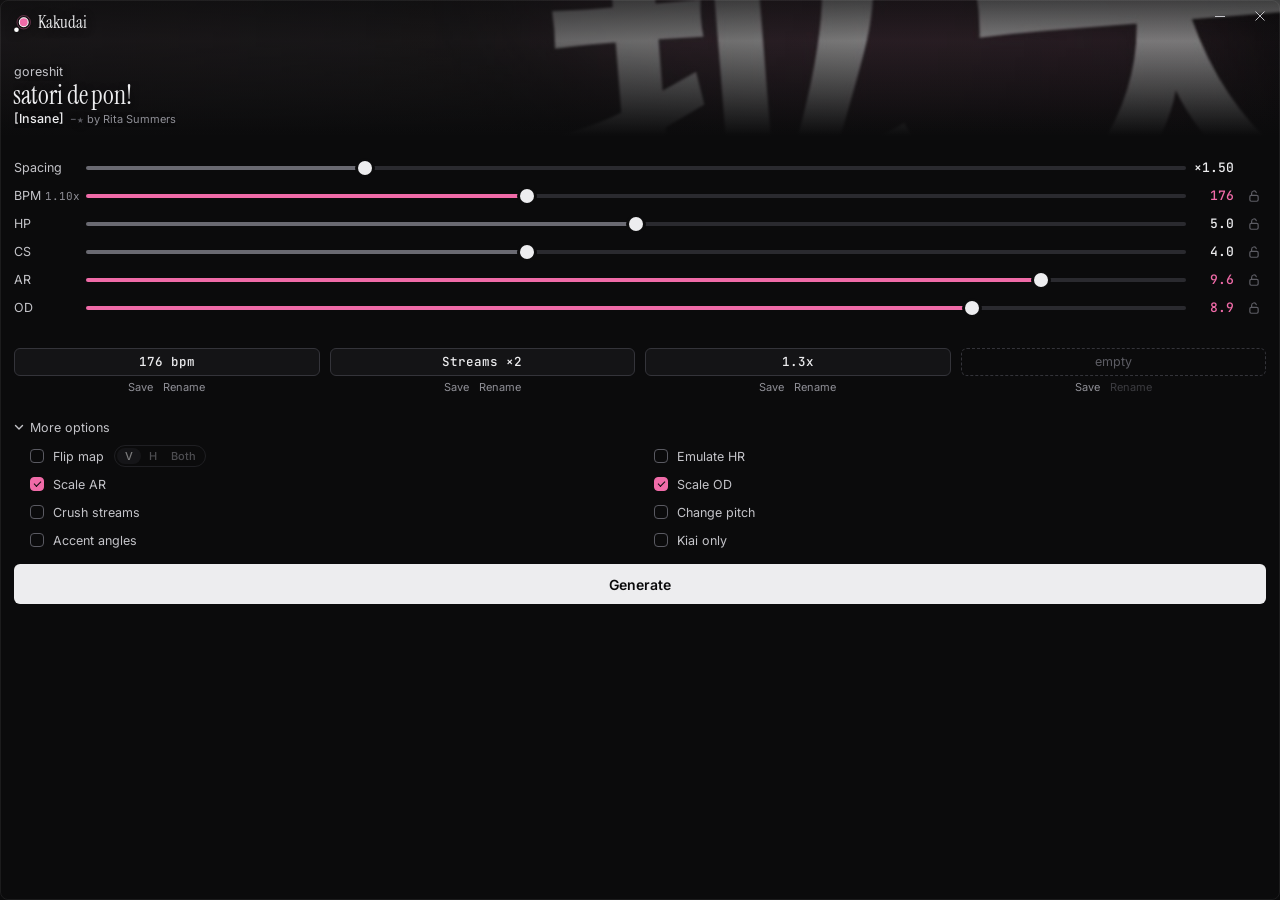
<file: src/Kakudai.App/wwwroot/index.html>
<!doctype html>
<html lang="en">
<head>
  <meta charset="utf-8">
  <meta name="viewport" content="width=device-width, initial-scale=1">
  <meta http-equiv="Content-Security-Policy" content="default-src 'none'; script-src 'self' kakudai:; style-src 'self' kakudai:; font-src 'self' kakudai:; img-src 'self' https://kakudai.local https://kakudai-bg.local kakudai: http://bg data:; connect-src 'none'; base-uri 'none'; form-action 'none'">
  <meta name="color-scheme" content="dark">
  <meta name="theme-color" content="#0b0b0c">
  <title>Kakudai</title>
  <link rel="preload" href="fonts/instrument-serif-latin-400-normal.woff2" as="font" type="font/woff2" crossorigin>
  <link rel="preload" href="fonts/inter-latin-wght-normal.woff2" as="font" type="font/woff2" crossorigin>
  <link rel="stylesheet" href="style.css">
</head>
<body>
<div class="app" id="app">
  <!-- Bannière : fond de la map, glisser = déplacer la fenêtre. -->
  <header class="banner" id="banner">
    <div class="art" id="art" data-art="none" aria-hidden="true">
      <img class="art__img" alt="" decoding="async">
      <img class="art__img" alt="" decoding="async">
      <svg class="art__rings" viewBox="0 0 300 300" focusable="false">
        <circle cx="150" cy="150" r="52" />
        <circle cx="150" cy="150" r="96" />
        <circle cx="150" cy="150" r="140" />
      </svg>
      <div class="art__shade"></div>
    </div>

    <div class="topbar">
      <p class="brand" id="status" data-state="waiting">
        <!-- Logo (docs/logo/logo.svg without its tile). -->
        <svg class="brand__mark" viewBox="46 18 192 192" width="17" height="17" aria-hidden="true" focusable="false">
          <circle class="brand__ring" cx="156" cy="100" r="76" />
          <circle class="brand__note" cx="74" cy="184" r="26" />
          <circle class="brand__circle" cx="156" cy="100" r="50" />
        </svg>
        <span class="brand__name">Kakudai</span>
        <span class="visually-hidden" id="status-text">waiting for the game</span>
      </p>
      <div class="winbtns">
        <button class="winbtn" id="win-min" type="button" title="Minimize" aria-label="Minimize">
          <svg viewBox="0 0 10 10" width="10" height="10" aria-hidden="true" focusable="false" shape-rendering="crispEdges">
            <rect class="winbtn__fill" x="0" y="4.5" width="10" height="1" />
          </svg>
        </button>
        <button class="winbtn winbtn--close" id="win-close" type="button" title="Close" aria-label="Close">
          <svg viewBox="0 0 10 10" width="10" height="10" aria-hidden="true" focusable="false">
            <path d="M0.5 0.5l9 9M9.5 0.5l-9 9" />
          </svg>
        </button>
      </div>
    </div>

    <div class="info">
      <p class="notice" id="notice" hidden></p>
      <p class="artist" id="artist"></p>
      <h1 class="title" id="title">Pick a map in the game</h1>
      <!-- Star rating de la diff que les réglages actuels généreraient ; celui de la map au survol. -->
      <p class="diff" id="diff" hidden><span class="diff__name" id="diff-name"></span><span class="stars mono" id="stars"><span aria-hidden="true"><span id="stars-value">–</span>★</span><span class="visually-hidden" id="stars-text">Star rating unknown</span></span><span class="diff__by"> by <span id="mapper"></span></span></p>
    </div>
  </header>

  <main class="panel">
    <!-- Mise à jour : une release plus récente sur GitHub (vérifiée par le C# au lancement). -->
    <div class="update" id="update" role="status" hidden>
      <p class="update__text"><span id="update-text"></span> — <button class="update__link" id="update-download" type="button">Download</button></p>
      <button class="update__close" id="update-close" type="button" title="Dismiss" aria-label="Dismiss">
        <svg viewBox="0 0 10 10" width="8" height="8" aria-hidden="true" focusable="false">
          <path d="M0.5 0.5l9 9M9.5 0.5l-9 9" />
        </svg>
      </button>
    </div>

    <section class="rows" aria-label="Settings">
      <div class="row" id="row-factor">
        <label class="row__label" for="factor">Spacing</label>
        <input class="range" id="factor" type="range" min="1" max="3" step="0.05" value="1.5">
        <output class="val mono" id="factor-val" for="factor">×1.50</output>
      </div>

      <!-- Ligne BPM : la barre règle le rate ; le rate en petit à côté du mot « BPM », valeur = BPM final (éditable). -->
      <div class="row" id="row-rate">
        <span class="row__label row__label--bpm">
          <label for="bpm-field">BPM</label>
          <span class="field field--rate" id="rate-wrap">
            <input class="field__input mono" id="rate-field" type="text" inputmode="decimal" autocomplete="off" spellcheck="false" aria-label="Rate">
            <span class="field__unit">x</span>
          </span>
        </span>
        <input class="range" id="rate" type="range" min="0.5" max="2" step="0.01" value="1" aria-label="Rate">
        <span class="val val--bpm">
          <span class="field field--bpm" id="bpm-wrap">
            <input class="field__input mono" id="bpm-field" type="text" inputmode="decimal" autocomplete="off" spellcheck="false">
          </span>
        </span>
        <button class="lock" type="button" data-lock="bpm" aria-pressed="false" aria-label="Lock the BPM"></button>
      </div>

      <div class="row" data-stat="hp">
        <label class="row__label" for="hp">HP</label>
        <input class="range" id="hp" type="range" min="0" max="10" step="0.1" value="5">
        <output class="val mono" for="hp"></output>
        <button class="lock" type="button" data-lock="hp" aria-pressed="false" aria-label="Lock HP"></button>
      </div>
      <div class="row" data-stat="cs">
        <label class="row__label" for="cs">CS</label>
        <input class="range" id="cs" type="range" min="0" max="10" step="0.1" value="5">
        <output class="val mono" for="cs"></output>
        <button class="lock" type="button" data-lock="cs" aria-pressed="false" aria-label="Lock CS"></button>
      </div>
      <div class="row" data-stat="ar">
        <label class="row__label" for="ar">AR</label>
        <input class="range" id="ar" type="range" min="0" max="11" step="0.1" value="5">
        <output class="val mono" for="ar"></output>
        <button class="lock" type="button" data-lock="ar" aria-pressed="false" aria-label="Lock AR"></button>
      </div>
      <div class="row" data-stat="od">
        <label class="row__label" for="od">OD</label>
        <input class="range" id="od" type="range" min="0" max="11" step="0.1" value="5">
        <output class="val mono" for="od"></output>
        <button class="lock" type="button" data-lock="od" aria-pressed="false" aria-label="Lock OD"></button>
      </div>
    </section>

    <div class="profiles" id="profiles" role="group" aria-label="Profiles"></div>

    <!-- « More options » : panneau repliable juste au-dessus de Generate, état retenu d'un lancement à l'autre. -->
    <button class="more" id="more" type="button" aria-expanded="false" aria-controls="options">
      <svg class="more__chevron" viewBox="0 0 10 10" width="10" height="10" aria-hidden="true" focusable="false">
        <path d="M3.5 1.5 7 5l-3.5 3.5" />
      </svg>
      More options
    </button>
    <div class="options" id="options" hidden>
      <div class="check check--flip">
        <label class="check__label"><input type="checkbox" data-toggle="flipMap"><span>Flip map</span></label>
        <div class="segmented" id="flip-mode" role="radiogroup" aria-label="Flip direction">
          <button class="segmented__opt" type="button" role="radio" data-flip="vertical" aria-checked="true" title="Vertical: top ↔ bottom">V</button>
          <button class="segmented__opt" type="button" role="radio" data-flip="horizontal" aria-checked="false" title="Horizontal: left ↔ right">H</button>
          <button class="segmented__opt" type="button" role="radio" data-flip="both" aria-checked="false" title="Both directions">Both</button>
        </div>
      </div>
      <label class="check"><input type="checkbox" data-toggle="emulateHr"><span>Emulate HR</span></label>
      <label class="check"><input type="checkbox" data-toggle="scaleAr"><span>Scale AR</span></label>
      <label class="check"><input type="checkbox" data-toggle="scaleOd"><span>Scale OD</span></label>
      <label class="check"><input type="checkbox" data-toggle="crushStreams"><span>Crush streams</span></label>
      <label class="check"><input type="checkbox" data-toggle="changePitch"><span>Change pitch</span></label>
      <label class="check"><input type="checkbox" data-toggle="accentAngles"><span>Accent angles</span></label>
      <label class="check"><input type="checkbox" data-toggle="kiaiOnly"><span>Kiai only</span></label>
    </div>

    <button class="generate" id="generate" type="button" disabled>
      <svg class="generate__spin" viewBox="0 0 16 16" width="15" height="15" aria-hidden="true" focusable="false">
        <circle cx="8" cy="8" r="6" fill="none" stroke="currentColor" stroke-width="1.6" opacity=".25" />
        <path d="M14 8a6 6 0 0 0-6-6" fill="none" stroke="currentColor" stroke-width="1.6" stroke-linecap="round" />
      </svg>
      <span id="generate-text">Generate</span>
    </button>
    <p class="message" id="message" aria-live="polite"><span id="message-text"></span></p>
  </main>
</div>

<template id="lock-icon">
  <svg viewBox="0 0 16 16" width="14" height="14" aria-hidden="true" focusable="false">
    <path class="lock__open" d="M5.25 7.25V5a2.75 2.75 0 0 1 5.35-.9" />
    <path class="lock__closed" d="M5.25 7.25V5a2.75 2.75 0 0 1 5.5 0v2.25" />
    <rect x="3.25" y="7.25" width="9.5" height="6.75" rx="1.6" />
  </svg>
</template>

<template id="profile-template">
  <div class="profile">
    <button class="profile__load mono" type="button"></button>
    <input class="profile__rename" type="text" maxlength="24" autocomplete="off" spellcheck="false" hidden>
    <div class="profile__actions">
      <button class="link" type="button" data-act="save">Save</button>
      <button class="link" type="button" data-act="rename">Rename</button>
    </div>
  </div>
</template>

<script src="app.js"></script>
</body>
</html>
</file>
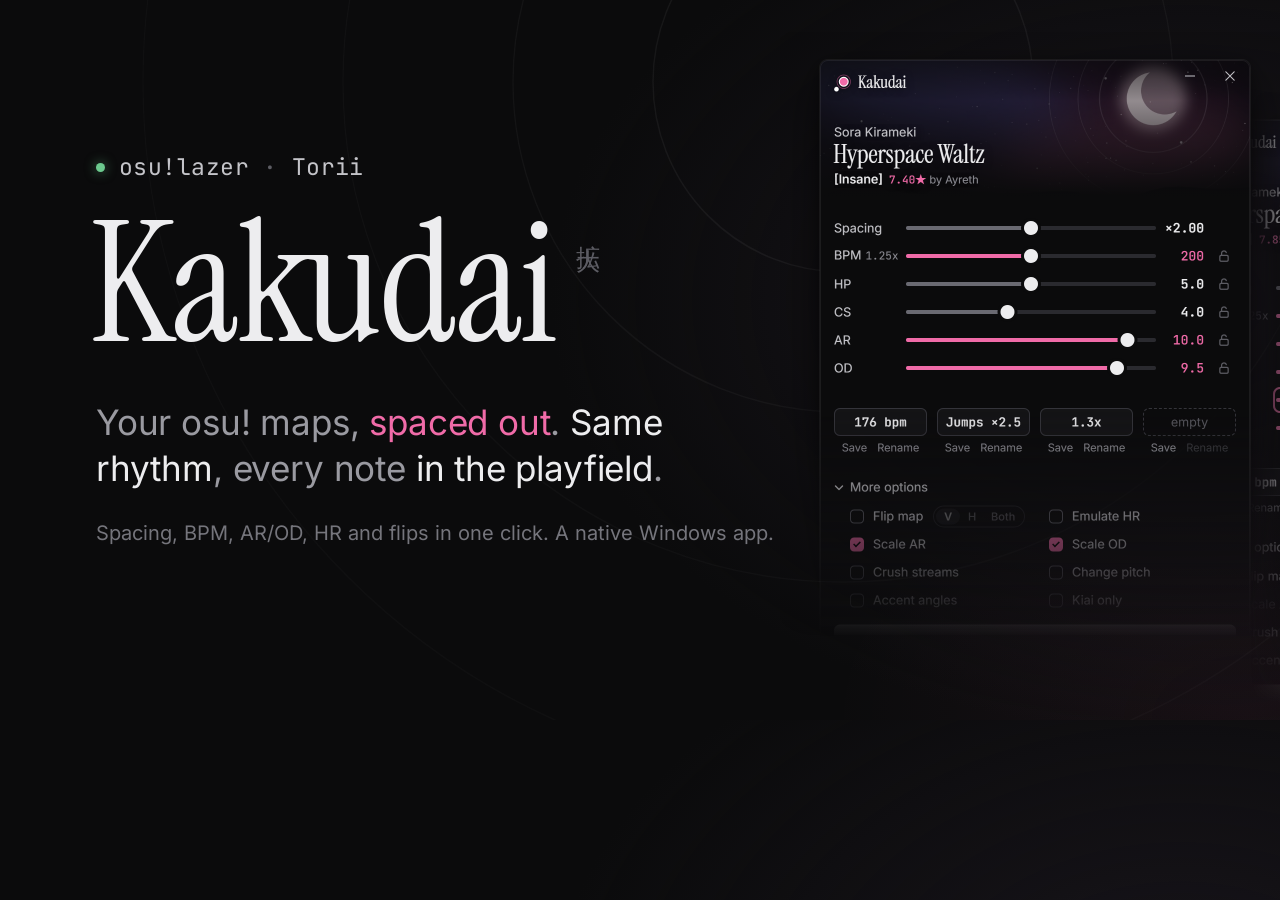
<file: docs/banner/banner.html>
<!doctype html>
<html lang="en">
<head>
<meta charset="utf-8">
<title>Kakudai banner</title>
<!-- Source of docs/banner.png (1600 x 720). Regenerate with docs/banner/render.ps1 (headless Edge, nothing downloaded). The window images are
     docs/window.png and docs/options.png (2x screenshots of the app page, 430 px window + 40/28 px margins). -->
<style>
  @font-face { font-family: "Instrument Serif"; src: url("../../src/Kakudai.App/wwwroot/fonts/instrument-serif-latin-400-normal.woff2") format("woff2"); }
  @font-face { font-family: "Inter"; src: url("../../src/Kakudai.App/wwwroot/fonts/inter-latin-wght-normal.woff2") format("woff2"); font-weight: 100 900; }
  @font-face { font-family: "JetBrains Mono"; src: url("../../src/Kakudai.App/wwwroot/fonts/jetbrains-mono-latin-400-normal.woff2") format("woff2"); }

  :root {
    --bg: #0b0b0c;
    --ink: #ededef;
    --muted: #8f8f96;
    --dim: #9a9aa1;
    --accent: #f06ba8;
    --ok: #6cc98e;
  }
  * { box-sizing: border-box; }
  html, body { margin: 0; }
  body {
    width: 1600px; height: 720px; overflow: hidden; position: relative;
    background:
      radial-gradient(900px 620px at 1180px 300px, #17141a 0%, transparent 70%),
      radial-gradient(600px 400px at 1250px 720px, rgb(240 107 168 / 0.06) 0%, transparent 70%),
      var(--bg);
    color: var(--ink);
    font-family: "Inter", system-ui, sans-serif;
    -webkit-font-smoothing: antialiased;
  }

  /* Approach rings opening out from the logo in the front window's title bar, barely visible. */
  .rings { position: absolute; left: 0; top: 0; width: 1600px; height: 720px; pointer-events: none; }
  .rings circle { fill: none; stroke: #fff; }

  .text { position: absolute; left: 96px; top: 152px; width: 680px; }
  .clients {
    display: flex; align-items: center; gap: 14px; margin: 0;
    font-family: "JetBrains Mono", monospace; font-size: 23px; letter-spacing: 0.02em; color: #c4c4c9;
  }
  .clients .dot { width: 9px; height: 9px; border-radius: 50%; background: var(--ok); box-shadow: 0 0 12px rgb(108 201 142 / 0.6); }
  .clients .sep { color: #5c5c63; }

  h1 {
    position: relative; display: inline-block;
    margin: 30px 0 0 -6px;
    font-family: "Instrument Serif", serif; font-weight: 400;
    font-size: 168px; line-height: 0.86; letter-spacing: -0.01em;
  }
  .kanji {
    position: absolute; left: calc(100% + 22px); top: 14px;
    writing-mode: vertical-rl; letter-spacing: 0.18em;
    font-family: "Yu Mincho", "YuMincho", "MS Mincho", serif; font-size: 24px; color: #5c5c63;
  }

  .tagline { margin: 44px 0 0; font-size: 35px; line-height: 1.3; color: #9a9aa1; letter-spacing: -0.005em; }
  .tagline b { font-weight: 400; color: var(--ink); }
  .tagline .hl { color: var(--accent); }
  .sub { margin: 30px 0 0; font-size: 20px; color: #75757c; white-space: nowrap; }

  /* Windows on the right, fading out like the screenshots of the MapMatcher banner. */
  .shot { position: absolute; }
  .shot img { display: block; width: 510px; height: 720px; }
  .front { left: 780px; top: 32px; z-index: 2;
    -webkit-mask-image: linear-gradient(180deg, #000 0%, #000 52%, transparent 84%); }
  .back { left: 1150px; top: 92px; z-index: 1; opacity: 0.5; filter: saturate(0.85);
    -webkit-mask-image:
      linear-gradient(180deg, #000 0%, #000 50%, transparent 85%),
      linear-gradient(90deg, transparent 0px, transparent 100px, #000 128px, #000 45%, transparent 88%);
    -webkit-mask-composite: source-in; }   /* hidden where the front window covers it, even where that one fades */
</style>
</head>
<body>
  <svg class="rings" viewBox="0 0 1600 720" aria-hidden="true">
    <circle cx="843" cy="82" r="190" stroke-opacity="0.05" stroke-width="1.5" />
    <circle cx="843" cy="82" r="330" stroke-opacity="0.035" stroke-width="1.5" />
    <circle cx="843" cy="82" r="500" stroke-opacity="0.025" stroke-width="1.5" />
    <circle cx="843" cy="82" r="700" stroke-opacity="0.018" stroke-width="1.5" />
  </svg>

  <div class="text">
    <p class="clients"><span class="dot"></span>osu!lazer <span class="sep">·</span> Torii</p>
    <h1>Kakudai<span class="kanji">拡大</span></h1>
    <p class="tagline">Your osu! maps, <b class="hl">spaced out</b>. <b>Same rhythm</b>, every note <b>in the playfield</b>.</p>
    <p class="sub">Spacing, BPM, AR/OD, HR and flips in one click. A native Windows app.</p>
  </div>

  <div class="shot back"><img src="../options.png" alt=""></div>
  <div class="shot front"><img src="../window.png" alt=""></div>
</body>
</html>
</file>
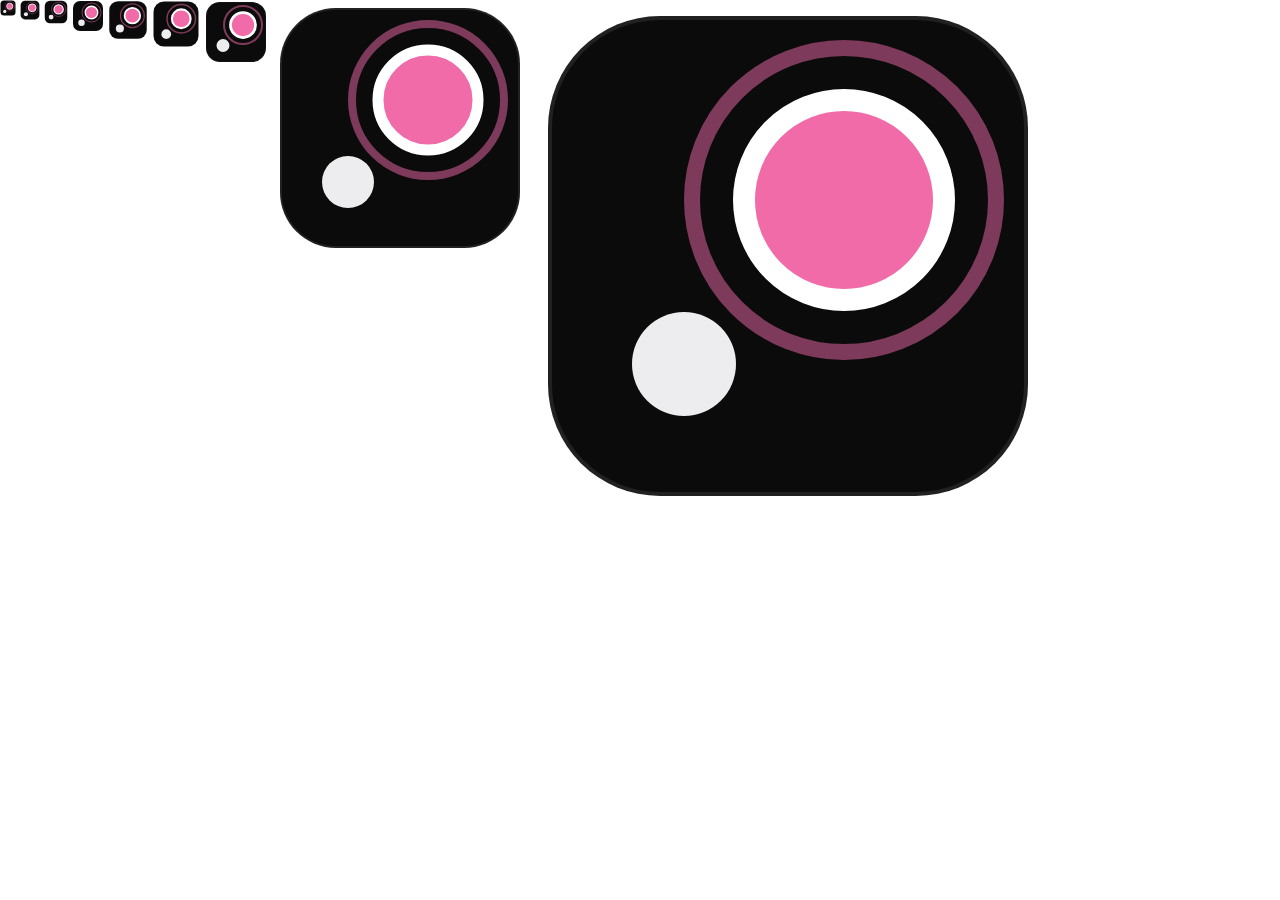
<file: docs/logo/sizes.html>
<!doctype html>
<meta charset="utf-8">
<!-- Rendered by make-icon.ps1: logo.svg at every icon size, side by side on a transparent page (4 px apart). -->
<style>html, body { margin: 0; background: transparent; } img { position: absolute; top: 0; }</style>
<script>
  let x = 0;
  for (const s of [16, 20, 24, 32, 40, 48, 64, 256, 512]) {
    document.write(`<img src="logo.svg" width="${s}" height="${s}" style="left:${x}px">`);
    x += s + 4;
  }
</script>
</file>
<file: src/Kakudai.App/wwwroot/style.css>
/* Kakudai — interface (WebView2), fenêtre compacte façon osu trainer : 430 px de large, hauteur donnée par la page.
   Esprit Kensa : fond de la map en bannière, titre serif, valeurs en mono.
   Polices embarquées (OFL, Fontsource 5.2.8), aucune ressource réseau. */

@font-face {
  font-family: "Instrument Serif";
  src: url("fonts/instrument-serif-latin-400-normal.woff2") format("woff2");
  font-weight: 400; font-style: normal; font-display: swap;
}
@font-face {
  font-family: "Instrument Serif";
  src: url("fonts/instrument-serif-latin-400-italic.woff2") format("woff2");
  font-weight: 400; font-style: italic; font-display: swap;
}
@font-face {
  font-family: "Inter";
  src: url("fonts/inter-latin-wght-normal.woff2") format("woff2");
  font-weight: 100 900; font-style: normal; font-display: swap;
}
@font-face {
  font-family: "JetBrains Mono";
  src: url("fonts/jetbrains-mono-latin-400-normal.woff2") format("woff2");
  font-weight: 400; font-style: normal; font-display: swap;
}
@font-face {
  font-family: "JetBrains Mono";
  src: url("fonts/jetbrains-mono-latin-500-normal.woff2") format("woff2");
  font-weight: 500; font-style: normal; font-display: swap;
}

:root {
  color-scheme: dark;

  /* Couleur, par rôle. Fond = BackColor de la fenêtre hôte (#0B0B0C). */
  --bg: #0b0b0c;
  --surface: #141416;
  --surface-hover: #1c1c1f;
  --ink: #ededef;
  --ink-2: #c4c4c9;
  --muted: #8f8f96;
  --faint: #5c5c63;
  --line: #1f1f22;
  --control-line: #34343a;
  --line-hover: #5a5a62;
  --track: #2a2a2f;
  --track-fill: #6a6a72;        /* remplissage d'un curseur à la valeur de la map */
  --raised: #202024;
  --disabled: #3a3a40;
  --ink-bright: #ffffff;
  --ink-busy: #cfcfd4;
  --bg-lift: #18181b;
  --accent: #f06ba8;            /* rose osu!, seul accent : valeur changée, bascule active, focus */
  --accent-soft: rgb(240 107 168 / 0.14);
  --accent-line: rgb(240 107 168 / 0.55);
  --ok: #6cc98e;
  --warn: #e3b35a;
  --danger: #f07a7a;
  --focus: var(--accent);

  /* Typo */
  --font-display: "Instrument Serif", "Yu Mincho", "YuMincho", "Hiragino Mincho ProN", "Yu Gothic UI", "Meiryo", Georgia, serif;
  --font-text: "Inter", "Yu Gothic UI", "Meiryo", system-ui, "Segoe UI", sans-serif;
  --font-mono: "JetBrains Mono", "Cascadia Mono", Consolas, "Yu Gothic UI", "Meiryo", monospace;

  --fs-small: 0.6875rem;   /* 11 : liens des profils */
  --fs-label: 0.78125rem;  /* 12.5 : étiquettes, bascules, message */
  --fs-value: 0.8125rem;   /* 13 : valeurs */

  /* Espace et forme. Contrôles 6px ; rond seulement pour bascule, curseur, pastille. */
  --pad: 14px;
  --row-h: 28px;
  --label-w: 64px;
  --val-w: 40px;
  --lock-w: 24px;
  --radius: 6px;
  --window-radius: 8px;    /* coins arrondis de Windows 11 */
  --banner-h: 136px;

  /* Boutons de fenêtre, façon Windows 11 */
  --win-hover: rgb(255 255 255 / 0.10);
  --win-press: rgb(255 255 255 / 0.06);
  --win-close: #c42b1c;
  --win-close-press: rgb(196 43 28 / 0.88);
  --frame-line: rgb(255 255 255 / 0.07);

  --ease-out: cubic-bezier(0.23, 1, 0.32, 1);

  accent-color: var(--accent);
  font-synthesis: none;
}

*, *::before, *::after { box-sizing: border-box; }
[hidden] { display: none !important; }

/* La fenêtre a la hauteur de la page ; sur un écran trop court, la page défile. */
html {
  -webkit-text-size-adjust: 100%;
  background: var(--bg);
  overflow-x: hidden;
  overflow-y: auto;
  scrollbar-width: thin;
  scrollbar-color: var(--disabled) transparent;
}
body {
  margin: 0;
  background: var(--bg);
  color: var(--ink);
  font-family: var(--font-text);
  font-size: var(--fs-label);
  line-height: 1.4;
  font-kerning: normal;
  text-rendering: optimizeLegibility;
  -webkit-font-smoothing: antialiased;
  -webkit-user-select: none;
  user-select: none;
  cursor: default;
}
p, h1 { margin: 0; }
button, input, output { font: inherit; color: inherit; }
button { cursor: pointer; }
::selection { background: color-mix(in srgb, var(--accent) 35%, transparent); color: var(--ink); }
:focus-visible { outline: 2px solid var(--focus); outline-offset: 2px; }
.mono { font-family: var(--font-mono); font-variant-numeric: tabular-nums; }
.visually-hidden {
  position: absolute !important; width: 1px; height: 1px; margin: -1px; padding: 0;
  overflow: hidden; clip: rect(0 0 0 0); white-space: nowrap; border: 0;
}

/* Filet de 1 px le long des coins arrondis de Windows 11 : détache la fenêtre d'un fond sombre. */
body::after {
  content: "";
  position: fixed;
  inset: 0;
  z-index: 20;
  pointer-events: none;
  border: 1px solid var(--frame-line);
  border-radius: var(--window-radius);
}

/* La hauteur de .app est celle du contenu (jamais celle de la fenêtre) : c'est elle que la page demande à l'hôte. */
.app { display: flex; flex-direction: column; }

/* ---------------------------------------------------------------- Bannière */

.banner {
  position: relative;
  isolation: isolate;
  flex: none;
  height: var(--banner-h);
  display: flex;
  flex-direction: column;
  justify-content: space-between;
}

.art {
  position: absolute;
  inset: 0;
  z-index: -1;
  overflow: hidden;
  background:
    radial-gradient(90% 120% at 85% 10%, var(--bg-lift) 0%, transparent 70%),
    var(--bg);
}
.art__img {
  position: absolute;
  inset: 0;
  width: 100%;
  height: 100%;
  object-fit: cover;
  object-position: center 35%;
  filter: grayscale(0.2) brightness(0.7);
  opacity: 0;
  transition: opacity 420ms var(--ease-out);
}
.art__img.is-shown { opacity: 1; }

/* Sans fond de map : anneaux d'approche osu!, à peine visibles. */
.art__rings {
  position: absolute;
  top: 50%;
  right: -48px;
  width: 300px;
  height: 300px;
  transform: translateY(-50%);
  fill: none;
  stroke: var(--ink-bright);
  stroke-width: 1;
  opacity: 0;
  transition: opacity 420ms var(--ease-out);
}
.art__rings circle:nth-child(1) { stroke-opacity: 0.10; }
.art__rings circle:nth-child(2) { stroke-opacity: 0.06; }
.art__rings circle:nth-child(3) { stroke-opacity: 0.04; }
.art[data-art="none"] .art__rings { opacity: 1; }

.art__shade {
  position: absolute;
  inset: 0;
  background:
    linear-gradient(90deg, rgb(11 11 12 / 0.55) 0%, rgb(11 11 12 / 0.12) 70%),
    linear-gradient(180deg, rgb(11 11 12 / 0.55) 0%, rgb(11 11 12 / 0.05) 30%, rgb(11 11 12 / 0.55) 68%, var(--bg) 100%);
}

.topbar {
  display: flex;
  align-items: flex-start;
  justify-content: space-between;
}

.brand {
  display: flex;
  align-items: center;
  gap: 7px;
  height: 32px;
  margin-top: 7px;
  padding-left: var(--pad);
  color: var(--ink);
}
/* Logo : couleurs fixes (le joueur a demandé de retirer le point d'état à côté du nom). */
.brand__mark { flex: none; overflow: visible; filter: drop-shadow(0 1px 4px rgb(0 0 0 / 0.5)); }
.brand__ring { fill: none; stroke: var(--accent); stroke-opacity: 0.5; stroke-width: 8; }
.brand__circle { fill: var(--accent); stroke: var(--ink-bright); stroke-width: 12; }
.brand__note { fill: var(--ink-bright); }
.brand__name {
  font-family: var(--font-display);
  font-size: 1.0625rem;
  line-height: 1;
  margin-top: -0.06em;
  text-shadow: 0 1px 8px rgb(0 0 0 / 0.5);
}

/* Réduire / fermer : 40 × 32 px, glyphes de 10 px, comme Windows 11. */
.winbtns { display: flex; flex: none; }
/* Linux, macOS : la fenêtre a la barre de titre du système, la page n'a pas ses propres boutons. */
[data-chrome="native"] .winbtns { visibility: hidden; }
.winbtn {
  display: grid;
  place-items: center;
  width: 40px;
  height: 32px;
  padding: 0;
  border: 0;
  border-radius: 0;
  background: transparent;
  color: var(--ink-2);
  cursor: default;
  transition: background-color 80ms linear, color 80ms linear;
}
.winbtn svg { fill: none; stroke: currentColor; stroke-width: 1; overflow: visible; }
.winbtn .winbtn__fill { fill: currentColor; stroke: none; }
.winbtn:hover { background: var(--win-hover); color: var(--ink); }
.winbtn:active { background: var(--win-press); }
.winbtn:focus-visible { outline-offset: -2px; }
.winbtn--close { border-top-right-radius: var(--window-radius); }
.winbtn--close:hover { background: var(--win-close); color: var(--ink-bright); }
.winbtn--close:active { background: var(--win-close-press); color: var(--ink-bright); }

.info {
  padding: 0 var(--pad) 8px;
  min-width: 0;
  text-shadow: 0 1px 10px rgb(0 0 0 / 0.45);
}

.notice {
  display: inline-block;
  margin-bottom: 5px;
  padding: 1px 7px;
  border-radius: 999px;
  background: rgb(11 11 12 / 0.6);
  color: var(--warn);
  font-size: var(--fs-small);
  line-height: 1.5;
  text-shadow: none;
}

.artist {
  white-space: nowrap;
  overflow: hidden;
  text-overflow: ellipsis;
}
.artist {
  font-size: var(--fs-label);
  color: var(--ink-2);
  line-height: 1.3;
}
.artist:empty { display: none; }

.title {
  font-family: var(--font-display);
  font-weight: 400;
  font-size: 1.625rem;
  line-height: 1.08;
  letter-spacing: -0.003em;
  margin-left: -0.03em;
  color: var(--ink);
  white-space: nowrap;
  overflow: hidden;
  text-overflow: ellipsis;
  padding-bottom: 0.06em;   /* descendantes */
}
/* Titre trop long pour une ligne : plus petit, sur deux lignes au plus. */
.title.is-long {
  font-size: 1.25rem;
  white-space: normal;
  overflow-wrap: anywhere;
  display: -webkit-box;
  -webkit-box-orient: vertical;
  -webkit-line-clamp: 2;
}

/* Ligne de la diff : nom, star rating, mappeur. Trop longue, « by … » se coupe d'abord, puis le nom ; le star
   rating reste entier. */
.diff {
  display: flex;
  align-items: baseline;
  min-width: 0;
  margin-top: 1px;
  font-size: var(--fs-label);
  color: var(--ink);
  line-height: 1.35;
  white-space: nowrap;
}
.diff__name,
.diff__by {
  min-width: 0;
  overflow: hidden;
  text-overflow: ellipsis;
}
.diff__name { flex: 0 1 auto; font-weight: 500; }
.diff__by { flex: 0 1000 auto; white-space: pre; font-size: var(--fs-small); color: var(--muted); }

/* Star rating de la diff qui serait générée : couleur d'accent quand il diffère de celui de la map, qui apparaît
   au survol ; atténué pendant le calcul qui suit un changement de réglage ; « – » tant qu'il est inconnu. */
.stars {
  position: relative;
  flex: none;
  margin-left: 6px;
  font-size: var(--fs-small);
  font-weight: 500;
  color: var(--ink-2);
  transition: opacity 120ms linear;
}
.stars.is-blank { color: var(--faint); }
.stars.is-changed { color: var(--accent); }
.stars.is-pending { opacity: 0.55; }
.stars[data-map]::after {
  content: "map " attr(data-map) "★";
  position: absolute;
  left: 50%;
  bottom: calc(100% + 4px);
  z-index: 5;
  padding: 2px 6px;
  border: 1px solid var(--control-line);
  border-radius: 4px;
  background: var(--surface);
  color: var(--ink-2);
  font-weight: 400;
  line-height: 1.4;
  text-shadow: none;
  white-space: nowrap;
  pointer-events: none;
  opacity: 0;
  transform: translate(-50%, 3px);
  transition: opacity 100ms linear, transform 140ms var(--ease-out);
}
.stars[data-map]:hover::after { opacity: 1; transform: translate(-50%, 0); }

/* ---------------------------------------------------------------- Réglages */

.panel {
  display: flex;
  flex-direction: column;
  padding: 18px var(--pad) 12px;   /* ≈ 40 px entre la ligne de la diff et la première barre */
}

.rows { display: flex; flex-direction: column; }

/* Mise à jour disponible : un bandeau discret en tête des réglages, que l'on peut fermer. */
.update {
  display: flex;
  align-items: center;
  gap: 8px;
  min-height: 28px;
  margin: -6px 0 12px;
  padding: 0 4px 0 10px;
  border: 1px solid var(--line);
  border-radius: var(--radius);
  background: var(--surface);
  color: var(--ink-2);
  font-size: var(--fs-label);
}
.update__text {
  flex: 1 1 auto;
  min-width: 0;
  white-space: nowrap;
  overflow: hidden;
  text-overflow: ellipsis;
}
.update__link {
  padding: 0;
  border: 0;
  background: transparent;
  color: var(--accent);
  font-weight: 500;
  text-decoration: underline;
  text-decoration-color: var(--accent-line);
  text-underline-offset: 2px;
}
.update__link:hover { text-decoration-color: currentColor; }
.update__close {
  display: grid;
  flex: none;
  place-items: center;
  width: 22px;
  height: 22px;
  padding: 0;
  border: 0;
  border-radius: 4px;
  background: transparent;
  color: var(--muted);
  transition: background-color 80ms linear, color 80ms linear;
}
.update__close svg { fill: none; stroke: currentColor; stroke-width: 1.2; overflow: visible; }
.update__close:hover { background: var(--win-hover); color: var(--ink); }

.row {
  position: relative;
  display: grid;
  grid-template-columns: var(--label-w) minmax(0, 1fr) var(--val-w) var(--lock-w);
  align-items: center;
  column-gap: 8px;
  height: var(--row-h);
}
.row__label {
  color: var(--ink-2);
  font-size: var(--fs-label);
  white-space: nowrap;
}
.row.is-off .row__label { color: var(--faint); }

.range {
  --fill: 0%;
  --fill-color: var(--track-fill);
  -webkit-appearance: none;
  appearance: none;
  width: 100%;
  height: 20px;
  margin: 0;
  background: transparent;
  cursor: pointer;
}
.range::-webkit-slider-runnable-track {
  height: 4px;
  border-radius: 999px;
  background: linear-gradient(to right, var(--fill-color) 0 var(--fill), var(--track) var(--fill) 100%);
}
.range::-webkit-slider-thumb {
  -webkit-appearance: none;
  width: 14px;
  height: 14px;
  margin-top: -5px;
  border-radius: 50%;
  border: 0;
  background: var(--ink);
  box-shadow: 0 0 0 3px var(--bg);
  transition: transform 140ms var(--ease-out);
}
.range:hover::-webkit-slider-thumb { transform: scale(1.1); }
.range:active::-webkit-slider-thumb { transform: scale(1.18); }
.range.is-changed { --fill-color: var(--accent); }
.range:focus-visible { outline-offset: 1px; border-radius: 4px; }
.range:disabled { cursor: default; }
.range:disabled::-webkit-slider-runnable-track { background: var(--track); }
.range:disabled::-webkit-slider-thumb { background: var(--disabled); box-shadow: 0 0 0 3px var(--bg); transform: none; }
.range.is-unknown::-webkit-slider-thumb { visibility: hidden; }   /* pas de valeur : « – », piste vide */

/* Case de la valeur : la seule valeur écrite (Emulate HR compris ; le curseur, lui, montre la valeur définie).
   Valeur écrite différente de la map : couleur d'accent, et la valeur de la map au survol (ou au focus du
   curseur), posée juste à gauche du bouton du curseur (à sa droite s'il est tout au début) : elle ne cache ni
   une valeur ni le bouton. La position vient de app.js (--tip-x, sur la ligne). */
.val {
  justify-self: end;
  display: flex;
  align-items: baseline;
  justify-content: flex-end;
  gap: 3px;
  font-size: var(--fs-value);
  font-weight: 500;
  color: var(--ink);
  white-space: nowrap;
}
.val.is-blank { color: var(--faint); }
/* Valeur écrite différente de la map : couleur d'accent. */
.val.is-changed,
.field.is-changed .field__input { color: var(--accent); }

.val[data-map]::after {
  content: "map " attr(data-map);
  position: absolute;   /* par rapport à la ligne (.row) */
  right: calc(100% - var(--tip-x, 100%) + 15px);
  top: 50%;
  z-index: 5;
  padding: 2px 6px;
  border: 1px solid var(--control-line);
  border-radius: 4px;
  background: var(--surface);
  color: var(--ink-2);
  font-family: var(--font-mono);
  font-size: var(--fs-small);
  font-weight: 400;
  line-height: 1.4;
  white-space: nowrap;
  pointer-events: none;
  opacity: 0;
  transform: translate(3px, -50%);
  transition: opacity 100ms linear, transform 140ms var(--ease-out);
}
.row.tip-right .val[data-map]::after { right: auto; left: calc(var(--tip-x) + 15px); }
.row:hover .val[data-map]::after,
.row:focus-within .val[data-map]::after { opacity: 1; transform: translate(0, -50%); }

/* Champs éditables du rate et du BPM : texte nu, souligné au survol et au focus. */
.field {
  position: relative;
  display: flex;
  align-items: baseline;
  justify-content: flex-end;
  gap: 3px;
  min-width: 0;
}
.field__input {
  width: 100%;
  min-width: 0;
  height: 22px;
  padding: 0 2px;
  border: 0;
  border-bottom: 1px solid transparent;
  border-radius: 0;
  background: transparent;
  color: var(--ink);
  font-size: var(--fs-value);
  font-weight: 500;
  text-align: right;
  caret-color: var(--accent);
  -webkit-user-select: text;
  user-select: text;
  cursor: text;
  transition: border-color 120ms linear;
}
.row__label--bpm { display: flex; align-items: baseline; gap: 4px; }
.field--bpm .field__input { width: 3.4ch; flex: none; padding: 0; }
.field--rate { gap: 0; justify-content: flex-start; }
.field--rate .field__input { width: 4ch; flex: none; padding: 0; height: 20px; font-size: var(--fs-small); font-weight: 400; color: var(--muted); text-align: left; }
.field--rate .field__unit { font-family: var(--font-mono); }
.field__input:hover:not(:disabled) { border-bottom-color: var(--line-hover); }
.field__input:focus-visible { outline: none; border-bottom-color: var(--accent); }
.field__input:disabled { color: var(--faint); cursor: default; }
.field__unit { color: var(--muted); font-size: var(--fs-small); }
.field.is-blank .field__unit { color: var(--faint); }

.lock {
  display: grid;
  place-items: center;
  justify-self: end;
  width: var(--lock-w);
  height: 22px;
  padding: 0;
  border: 0;
  border-radius: 4px;
  background: transparent;
  color: var(--faint);
  transition: color 120ms linear, background-color 120ms linear;
}
.lock svg { fill: none; stroke: currentColor; stroke-width: 1.4; stroke-linecap: round; stroke-linejoin: round; }
.lock .lock__closed { display: none; }
.lock[aria-pressed="true"] { color: var(--accent); }
.lock[aria-pressed="true"] .lock__open { display: none; }
.lock[aria-pressed="true"] .lock__closed { display: inline; }
.lock[aria-pressed="true"] rect { fill: var(--accent-soft); }
.lock:hover:not(:disabled) { color: var(--ink); background: var(--surface-hover); }
.lock[aria-pressed="true"]:hover { color: var(--accent); }
.lock:disabled { color: var(--raised); cursor: default; }

/* ---------------------------------------------------------------- More options */

.more {
  display: inline-flex;
  align-items: center;
  align-self: flex-start;
  gap: 6px;
  height: 26px;
  margin-top: 18px;   /* ≈ 24 px entre « Save / Rename » et le texte « More options » */
  padding: 0 4px 0 0;
  border: 0;
  background: transparent;
  color: var(--muted);
  font-size: var(--fs-label);
  transition: color 120ms linear;
}
.more:hover { color: var(--ink); }
.more__chevron { fill: none; stroke: currentColor; stroke-width: 1.4; stroke-linecap: round; stroke-linejoin: round; transition: transform 160ms var(--ease-out); }
.more[aria-expanded="true"] { color: var(--ink-2); }
.more[aria-expanded="true"] .more__chevron { transform: rotate(90deg); }

/* Les 8 réglages en cases à cocher, sur 2 colonnes. */
.options {
  display: grid;
  grid-template-columns: repeat(2, minmax(0, 1fr));
  column-gap: 12px;
  padding: 2px 0 0 16px;
}
.check,
.check__label {
  display: flex;
  align-items: center;
  gap: 9px;
  min-width: 0;
  height: 28px;
  color: var(--ink-2);
  white-space: nowrap;
  cursor: pointer;
}
.check--flip { gap: 10px; cursor: default; }
.check input {
  -webkit-appearance: none;
  appearance: none;
  flex: none;
  display: grid;
  place-items: center;
  width: 14px;
  height: 14px;
  margin: 0;
  border: 1px solid var(--line-hover);
  border-radius: 4px;
  background: transparent;
  cursor: pointer;
  transition: background-color 120ms linear, border-color 120ms linear;
}
.check input::after {
  content: "";
  width: 7px;
  height: 4px;
  margin-top: -2px;
  border: solid var(--bg);
  border-width: 0 0 1.6px 1.6px;
  transform: rotate(-45deg) scale(0);
  transition: transform 140ms var(--ease-out);
}
.check input:checked { background: var(--accent); border-color: var(--accent); }
.check input:checked::after { transform: rotate(-45deg) scale(1); }
label.check:hover input:not(:checked),
.check__label:hover input:not(:checked) { border-color: var(--muted); }
label.check:hover,
.check__label:hover { color: var(--ink); }
/* Scale AR / OD sans effet tant que la stat est verrouillée. */
.check:has(input:disabled) { color: var(--faint); cursor: default; }
.check input:disabled { border-color: var(--control-line); cursor: default; }
.check input:disabled:checked { background: var(--disabled); border-color: var(--disabled); }

/* Sens du flip (V / H / Both) à côté de « Flip map », estompé tant que la case n'est pas cochée. */
.segmented {
  display: grid;
  grid-template-columns: 1fr 1fr 1.6fr;
  flex: none;
  width: 92px;
  height: 22px;
  padding: 2px;
  border: 1px solid var(--control-line);
  border-radius: 999px;
}
.segmented__opt {
  padding: 0;
  border: 0;
  border-radius: 999px;
  background: transparent;
  color: var(--muted);
  font-size: var(--fs-small);
  font-weight: 500;
  line-height: 1;
  transition: background-color 120ms linear, color 120ms linear;
}
.segmented__opt:hover { color: var(--ink); }
.segmented__opt[aria-checked="true"] { background: var(--raised); color: var(--ink); }
.segmented.is-off { opacity: 0.5; }

/* ---------------------------------------------------------------- Profils */

.profiles {
  display: grid;
  grid-template-columns: repeat(4, minmax(0, 1fr));
  gap: 10px;   /* plus large que l'écart entre « Save » et « Rename » : chaque paire reste sous son profil */
  margin-top: 26px;
}
.profile { display: flex; flex-direction: column; align-items: stretch; min-width: 0; }
.profile__load,
.profile__rename {
  height: 28px;
  border: 1px solid var(--control-line);
  border-radius: var(--radius);
  background: var(--surface);
  font-size: var(--fs-label);
}
.profile__load {
  padding: 0 6px;
  color: var(--ink);
  font-weight: 500;
  white-space: nowrap;
  overflow: hidden;
  text-overflow: ellipsis;
  transition: border-color 120ms linear, background-color 120ms linear;
}
.profile__load:hover:not(:disabled) { border-color: var(--line-hover); background: var(--surface-hover); }
.profile__load:active:not(:disabled) { background: var(--raised); }
.profile__load:disabled { border-style: dashed; background: transparent; color: var(--faint); cursor: default; font-family: var(--font-text); font-weight: 400; }
.profile__rename {
  width: 100%;
  min-width: 0;
  padding: 0 6px;
  font-family: var(--font-mono);
  font-weight: 500;
  border-color: var(--accent);
  color: var(--ink);
  text-align: center;
  caret-color: var(--accent);
  outline: none;
  -webkit-user-select: text;
  user-select: text;
}
.profile__actions {
  display: flex;
  justify-content: center;
  gap: 10px;
  margin-top: 3px;
}
.link {
  padding: 1px 0;
  border: 0;
  background: transparent;
  color: var(--muted);
  font-size: var(--fs-small);
  line-height: 1.4;
  transition: color 120ms linear;
}
.link:hover:not(:disabled) { color: var(--ink); }
.link:disabled { color: var(--faint); cursor: default; opacity: 0.6; }
.link.is-done { color: var(--ok); }

/* ---------------------------------------------------------------- Générer */

.generate {
  display: flex;
  align-items: center;
  justify-content: center;
  gap: 9px;
  width: 100%;
  height: 40px;
  margin-top: 10px;
  padding: 0 16px;
  border: 0;
  border-radius: var(--radius);
  background: var(--ink);
  color: var(--bg);
  font-size: 0.875rem;
  font-weight: 600;
  letter-spacing: 0.005em;
  transition: background-color 120ms linear, transform 160ms var(--ease-out);
}
.generate:hover:not(:disabled) { background: var(--ink-bright); }
.generate:active:not(:disabled) { transform: scale(0.985); }
.generate:disabled { background: var(--raised); color: var(--faint); cursor: default; }
.generate[aria-busy="true"] { background: var(--ink-busy); color: var(--bg); cursor: progress; }
.generate__spin { display: none; }
.generate[aria-busy="true"] .generate__spin { display: block; animation: spin 0.8s linear infinite; }
@keyframes spin { to { transform: rotate(1turn); } }

/* Une ligne sous le bouton, réservée au message d'une génération (ok / erreur) : la fenêtre ne bouge pas quand il
   apparaît. */
.message {
  min-height: 18px;
  margin-top: 4px;
  color: var(--muted);
  font-size: var(--fs-label);
  line-height: 18px;
  text-align: center;
  overflow-wrap: anywhere;
  -webkit-user-select: text;
  user-select: text;
}
.message[data-kind="ok"] { color: var(--ok); white-space: nowrap; overflow: hidden; text-overflow: ellipsis; }
.message[data-kind="error"] { color: var(--danger); }

@media (prefers-reduced-motion: reduce) {
  *, *::before, *::after {
    animation-duration: 0.01ms !important;
    animation-iteration-count: 1 !important;
    transition-duration: 0.01ms !important;
  }
  .generate[aria-busy="true"] .generate__spin { animation: none; }
}
</file>
